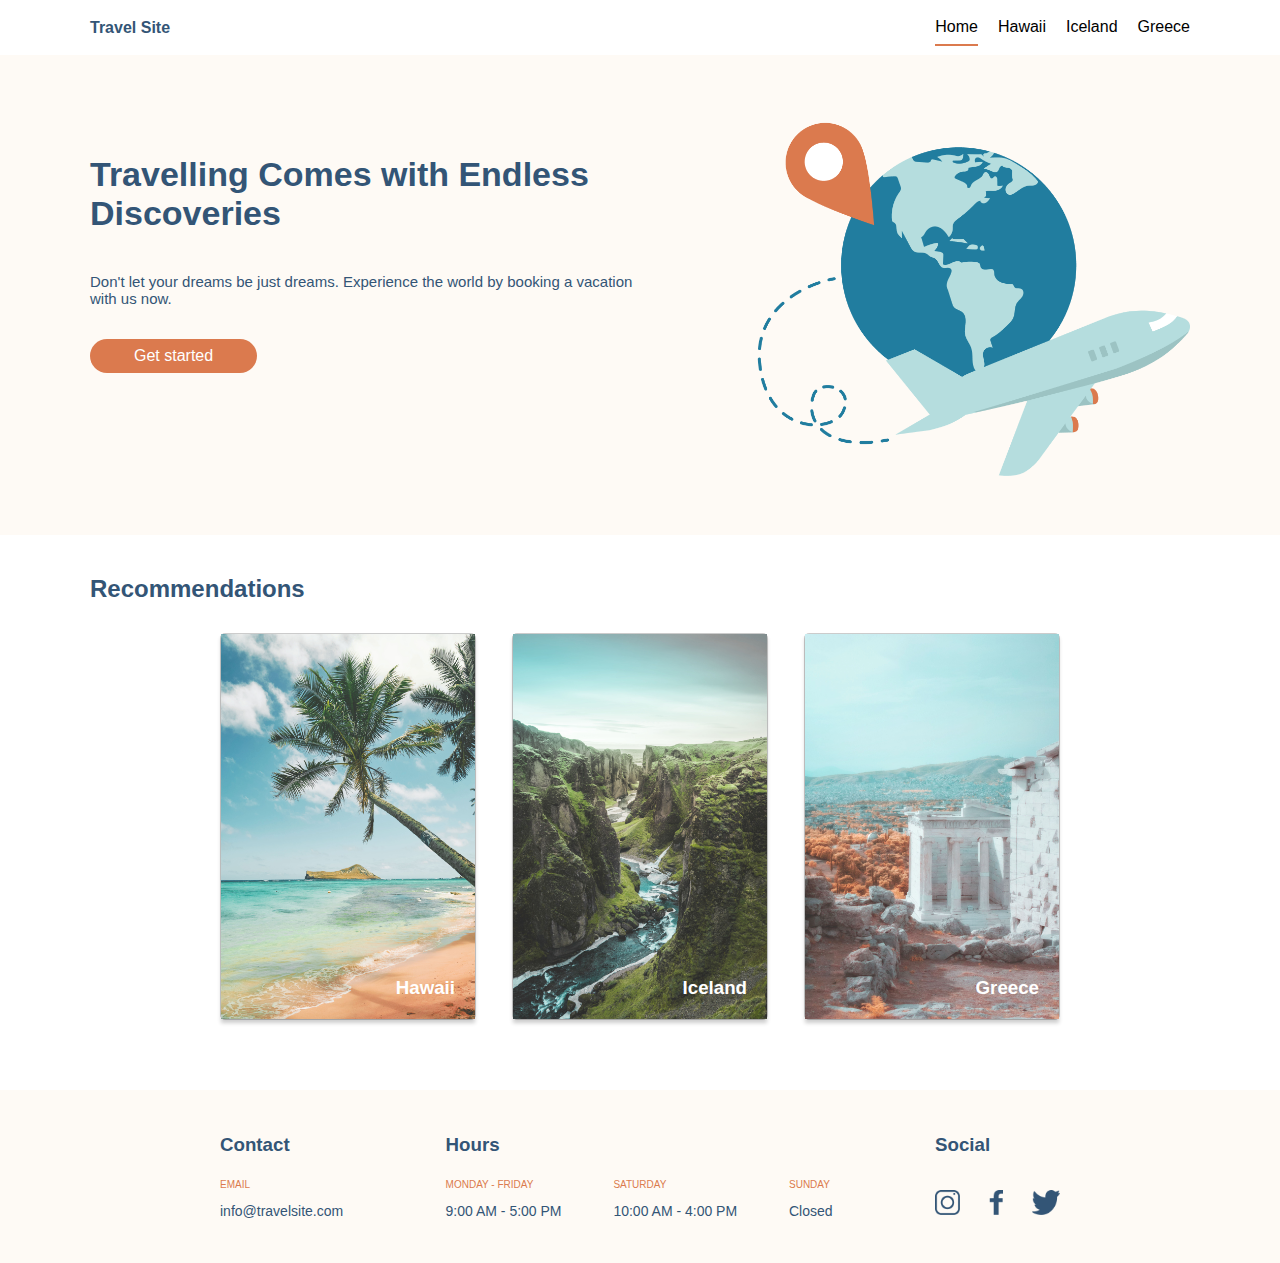
<file: index.html>
<!DOCTYPE html>
<html lang="en">
  <head>
    <meta charset="UTF-8" />
    <meta name="viewport" content="width=device-width, initial-scale=1.0" />
    <link rel="stylesheet" href="./css/global.css" />
    <link rel="stylesheet" href="./css/main.css" />
    <title>Travel Site</title>
  </head>
  <body>
    <header class="site-header">
      <a href="./index.html" class="site-header__logo">Travel Site</a>
      <nav class="main-nav">
        <ul class="main-nav__list">
          <li class="main-nav__item">
            <a href="./index.html" class="main-nav__link main-nav__link--active"
              >Home</a
            >
          </li>
          <li class="main-nav__item">
            <a href="./pages/hawaii.html" class="main-nav__link">Hawaii</a>
          </li>
          <li class="main-nav__item">
            <a href="./pages/iceland.html" class="main-nav__link">Iceland</a>
          </li>
          <li class="main-nav__item">
            <a href="./pages/greece.html" class="main-nav__link">Greece</a>
          </li>
        </ul>
      </nav>
    </header>
    <section class="hero-banner">
      <div class="hero-banner__left">
        <h1 class="hero-banner__title">
          Travelling Comes with Endless Discoveries
        </h1>
        <p class="hero-banner__text">
          Don't let your dreams be just dreams. Experience the world by booking
          a vacation with us now.
        </p>
        <a href="" class="hero-banner__link"> Get started </a>
      </div>
      <div class="hero-banner__right"></div>
    </section>
    <main class="site-main">
      <section class="recommendations">
        <h2 class="recommendations__title">Recommendations</h2>
        <div class="card-list card-list-recommendations__list">
          <a href="./pages/hawaii.html" class="card card-recommendations__link">
            <img src="./assets/images/hawaii.jpg" alt="" class="card__image" />
            <div class="card__overlay"></div>
            <h3 class="card__title">Hawaii</h3>
          </a>
          <a
            href="./pages/iceland.html"
            class="card card-recommendations__link"
          >
            <img src="./assets/images/iceland.jpg" alt="" class="card__image" />
            <div class="card__overlay"></div>
            <h3 class="card__title">Iceland</h3>
          </a>
          <a href="./pages/greece.html" class="card card-recommendations__link">
            <img src="./assets/images/greece.jpg" alt="" class="card__image" />
            <div class="card__overlay"></div>
            <h3 class="card__title">Greece</h3>
          </a>
        </div>
      </section>
    </main>
    <footer class="site-footer">
      <div class="footer-list">
        <address class="footer-item footer-item--big">
          <h3 class="footer-item__title">Contact</h3>
          <div class="footer-item footer-item--small">
            <h4 class="footer-item__subtitle">Email</h4>
            <p class="footer-item__text">info@travelsite.com</p>
          </div>
        </address>
        <address class="footer-item footer-item--big">
          <h3 class="footer-item__title">Hours</h3>
          <ul class="footer-item footer-item--row footer-item--hours">
            <li class="footer-item footer-item--small">
              <h4 class="footer-item__subtitle">Monday - Friday</h4>
              <p class="footer-item__text">9:00 AM - 5:00 PM</p>
            </li>
            <li class="footer-item footer-item--small">
              <h4 class="footer-item__subtitle">Saturday</h4>
              <p class="footer-item__text">10:00 AM - 4:00 PM</p>
            </li>
            <li class="footer-item footer-item--small">
              <h4 class="footer-item__subtitle">Sunday</h4>
              <p class="footer-item__text">Closed</p>
            </li>
          </ul>
        </address>
        <address class="footer-item footer-item--big">
          <h3 class="footer-item__title">Social</h3>
          <div class="footer-item footer-item--row footer-item--social">
            <a href="https://www.instagram.com" class="footer-item__link">
              <img
                src="./assets/images/icon-instagram.png"
                alt="instagram icon"
                class="footer-item__icon"
              />
            </a>
            <a href="https://www.facebook.com" class="footer-item__link">
              <img
                src="./assets/images/icon-facebook.png"
                alt="facebook icon"
                class="footer-item__icon"
              />
            </a>
            <a href="https://www.twitter.com" class="footer-item__link">
              <img
                src="./assets/images/icon-twitter.png"
                alt="twitter icon"
                class="footer-item__icon"
              />
            </a>
          </div>
        </address>
      </div>
    </footer>
  </body>
</html>
</file>
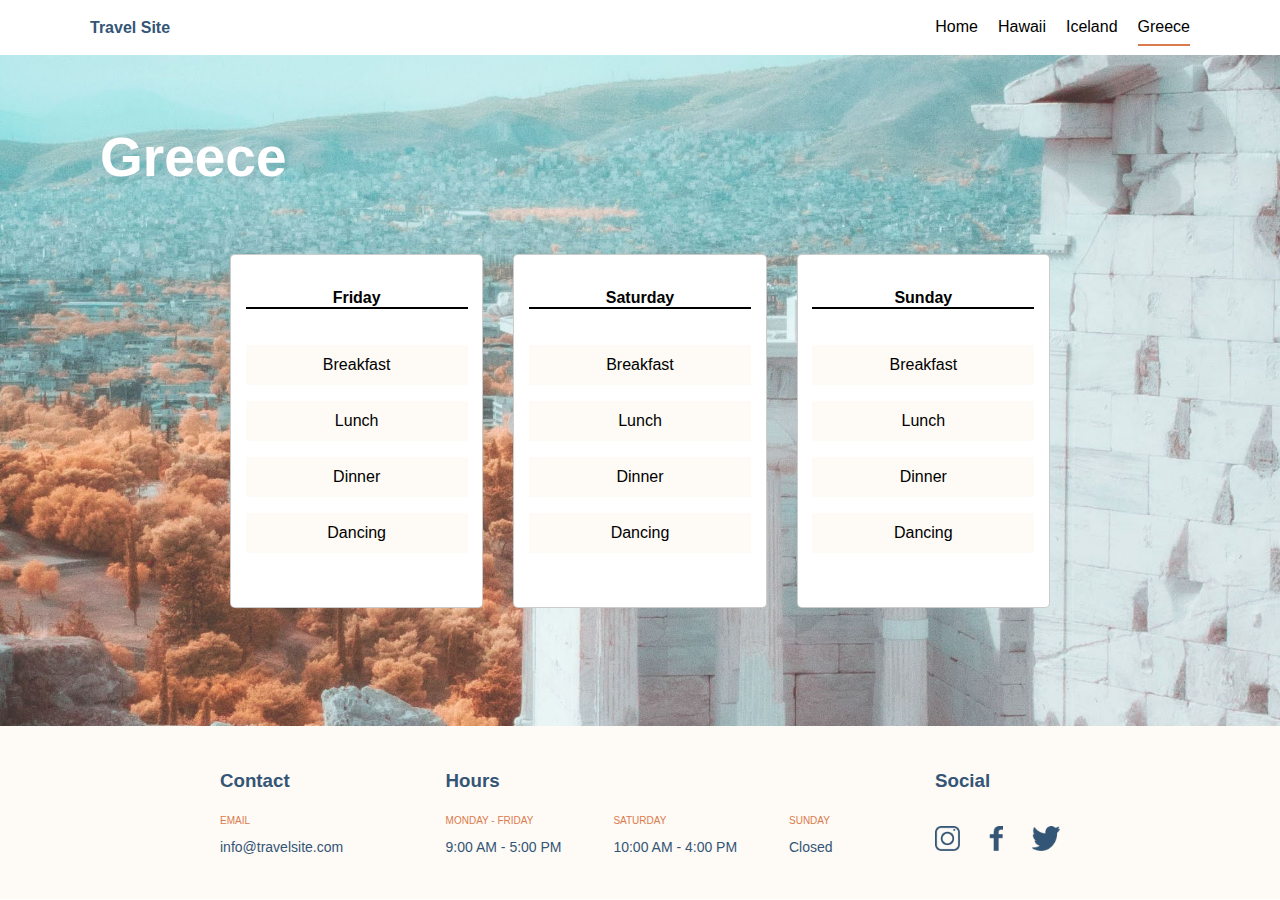
<file: pages/greece.html>
<!DOCTYPE html>
<html lang="en">
  <head>
    <meta charset="UTF-8" />
    <meta name="viewport" content="width=device-width, initial-scale=1.0" />
    <link rel="stylesheet" href="../css/global.css" />
    <link rel="stylesheet" href="../css/destinations.css" />
    <title>Travel Site</title>
  </head>
  <body>
    <header class="site-header">
      <a href="../index.html" class="site-header__logo">Travel Site</a>
      <nav class="main-nav">
        <ul class="main-nav__list">
          <li class="main-nav__item">
            <a href="../index.html" class="main-nav__link">Home</a>
          </li>
          <li class="main-nav__item">
            <a href="./hawaii.html" class="main-nav__link">Hawaii</a>
          </li>
          <li class="main-nav__item">
            <a href="./iceland.html" class="main-nav__link">Iceland</a>
          </li>
          <li class="main-nav__item">
            <a
              href="./greece.html"
              class="main-nav__link main-nav__link--active"
              >Greece</a
            >
          </li>
        </ul>
      </nav>
    </header>
    <main class="site-main">
      <section class="itinerary itinerary--greece">
        <h1 class="itinerary__title">Greece</h1>
        <div class="card-list card-list--itinerary">
          <div class="card card--itinerary">
            <h2 class="card__title card__title--activity">Friday</h2>
            <ul class="card__body">
              <li class="card__activity">Breakfast</li>
              <li class="card__activity">Lunch</li>
              <li class="card__activity">Dinner</li>
              <li class="card__activity">dancing</li>
            </ul>
          </div>
          <div class="card card--itinerary">
            <h2 class="card__title card__title--activity">Saturday</h2>
            <ul class="card__body">
              <li class="card__activity">Breakfast</li>
              <li class="card__activity">Lunch</li>
              <li class="card__activity">Dinner</li>
              <li class="card__activity">dancing</li>
            </ul>
          </div>
          <div class="card card--itinerary">
            <h2 class="card__title card__title--activity">Sunday</h2>
            <ul class="card__body">
              <li class="card__activity">Breakfast</li>
              <li class="card__activity">Lunch</li>
              <li class="card__activity">Dinner</li>
              <li class="card__activity">dancing</li>
            </ul>
          </div>
        </div>
      </section>
    </main>
    <footer class="site-footer">
      <div class="footer-list">
        <address class="footer-item footer-item--big">
          <h3 class="footer-item__title">Contact</h3>
          <div class="footer-item footer-item--small">
            <h4 class="footer-item__subtitle">Email</h4>
            <p class="footer-item__text">info@travelsite.com</p>
          </div>
        </address>
        <address class="footer-item footer-item--big">
          <h3 class="footer-item__title">Hours</h3>
          <ul class="footer-item footer-item--row footer-item--hours">
            <li class="footer-item footer-item--small">
              <h4 class="footer-item__subtitle">Monday - Friday</h4>
              <p class="footer-item__text">9:00 AM - 5:00 PM</p>
            </li>
            <li class="footer-item footer-item--small">
              <h4 class="footer-item__subtitle">Saturday</h4>
              <p class="footer-item__text">10:00 AM - 4:00 PM</p>
            </li>
            <li class="footer-item footer-item--small">
              <h4 class="footer-item__subtitle">Sunday</h4>
              <p class="footer-item__text">Closed</p>
            </li>
          </ul>
        </address>
        <address class="footer-item footer-item--big">
          <h3 class="footer-item__title">Social</h3>
          <div class="footer-item footer-item--row footer-item--social">
            <a href="https://www.instagram.com" class="footer-item__link">
              <img
                src="../assets/images/icon-instagram.png"
                alt="instagram icon"
                class="footer-item__icon"
              />
            </a>
            <a href="https://www.facebook.com" class="footer-item__link">
              <img
                src="../assets/images/icon-facebook.png"
                alt="facebook icon"
                class="footer-item__icon"
              />
            </a>
            <a href="https://www.twitter.com" class="footer-item__link">
              <img
                src="../assets/images/icon-twitter.png"
                alt="twitter icon"
                class="footer-item__icon"
              />
            </a>
          </div>
        </address>
      </div>
    </footer>
  </body>
</html>
</file>
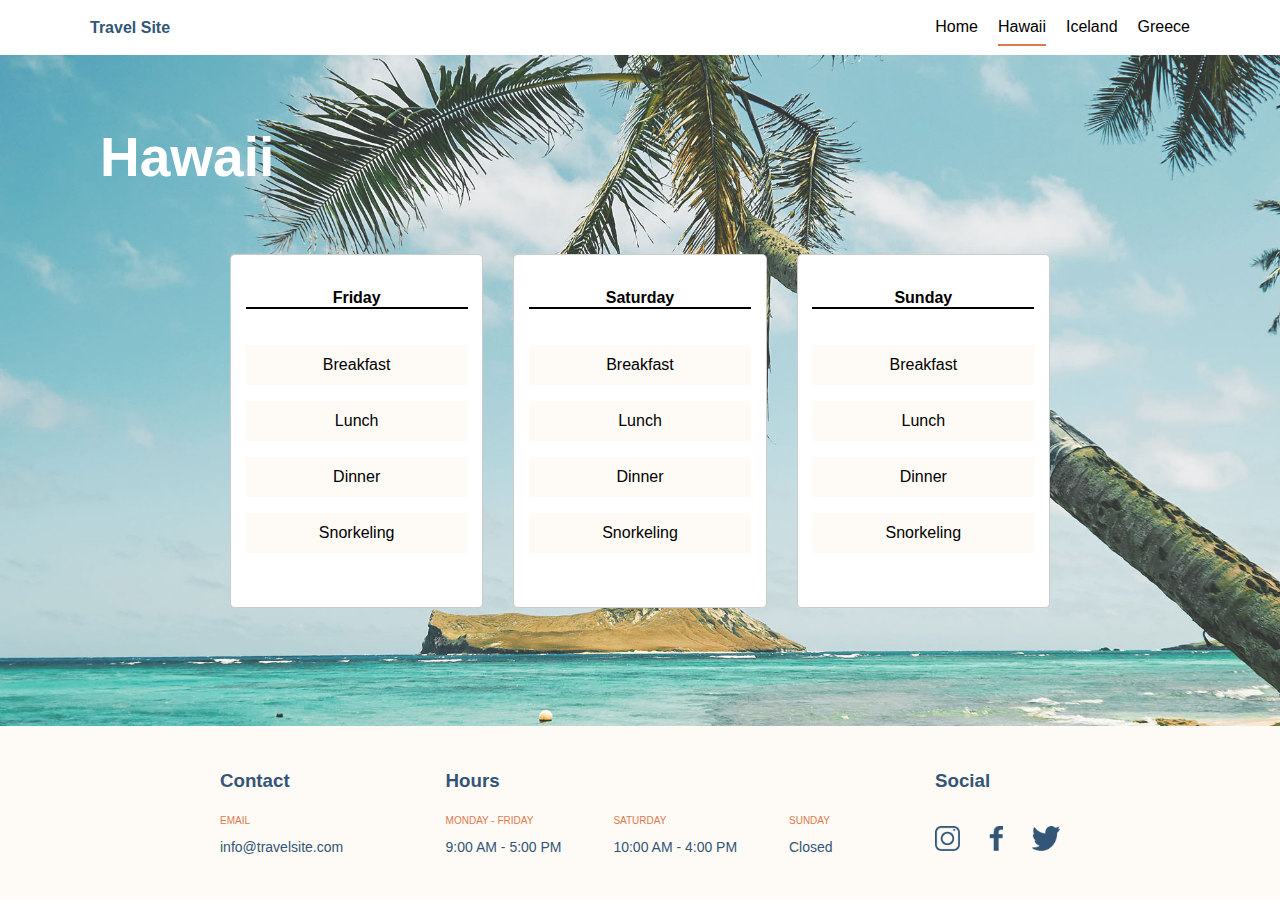
<file: pages/hawaii.html>
<!DOCTYPE html>
<html lang="en">
  <head>
    <meta charset="UTF-8" />
    <meta name="viewport" content="width=device-width, initial-scale=1.0" />
    <link rel="stylesheet" href="../css/global.css" />
    <link rel="stylesheet" href="../css/destinations.css" />
    <title>Travel Site</title>
  </head>
  <body>
    <header class="site-header">
      <a href="../index.html" class="site-header__logo">Travel Site</a>
      <nav class="main-nav">
        <ul class="main-nav__list">
          <li class="main-nav__item">
            <a href="../index.html" class="main-nav__link">Home</a>
          </li>
          <li class="main-nav__item">
            <a
              href="./hawaii.html"
              class="main-nav__link main-nav__link--active"
              >Hawaii</a
            >
          </li>
          <li class="main-nav__item">
            <a href="./iceland.html" class="main-nav__link">Iceland</a>
          </li>
          <li class="main-nav__item">
            <a href="./greece.html" class="main-nav__link">Greece</a>
          </li>
        </ul>
      </nav>
    </header>
    <main class="site-main">
      <section class="itinerary itinerary--hawaii">
        <h1 class="itinerary__title">Hawaii</h1>
        <div class="card-list card-list--itinerary">
          <div class="card card--itinerary">
            <h2 class="card__title card__title--activity">Friday</h2>
            <ul class="card__body">
              <li class="card__activity">Breakfast</li>
              <li class="card__activity">Lunch</li>
              <li class="card__activity">Dinner</li>
              <li class="card__activity">Snorkeling</li>
            </ul>
          </div>
          <div class="card card--itinerary">
            <h2 class="card__title card__title--activity">Saturday</h2>
            <ul class="card__body">
              <li class="card__activity">Breakfast</li>
              <li class="card__activity">Lunch</li>
              <li class="card__activity">Dinner</li>
              <li class="card__activity">Snorkeling</li>
            </ul>
          </div>
          <div class="card card--itinerary">
            <h2 class="card__title card__title--activity">Sunday</h2>
            <ul class="card__body">
              <li class="card__activity">Breakfast</li>
              <li class="card__activity">Lunch</li>
              <li class="card__activity">Dinner</li>
              <li class="card__activity">Snorkeling</li>
            </ul>
          </div>
        </div>
      </section>
    </main>
    <footer class="site-footer">
      <div class="footer-list">
        <address class="footer-item footer-item--big">
          <h3 class="footer-item__title">Contact</h3>
          <div class="footer-item footer-item--small">
            <h4 class="footer-item__subtitle">Email</h4>
            <p class="footer-item__text">info@travelsite.com</p>
          </div>
        </address>
        <address class="footer-item footer-item--big">
          <h3 class="footer-item__title">Hours</h3>
          <ul class="footer-item footer-item--row footer-item--hours">
            <li class="footer-item footer-item--small">
              <h4 class="footer-item__subtitle">Monday - Friday</h4>
              <p class="footer-item__text">9:00 AM - 5:00 PM</p>
            </li>
            <li class="footer-item footer-item--small">
              <h4 class="footer-item__subtitle">Saturday</h4>
              <p class="footer-item__text">10:00 AM - 4:00 PM</p>
            </li>
            <li class="footer-item footer-item--small">
              <h4 class="footer-item__subtitle">Sunday</h4>
              <p class="footer-item__text">Closed</p>
            </li>
          </ul>
        </address>
        <address class="footer-item footer-item--big">
          <h3 class="footer-item__title">Social</h3>
          <div class="footer-item footer-item--row footer-item--social">
            <a href="https://www.instagram.com" class="footer-item__link">
              <img
                src="./../assets/images/icon-instagram.png"
                alt="instagram icon"
                class="footer-item__icon"
              />
            </a>
            <a href="https://www.facebook.com" class="footer-item__link">
              <img
                src="./../assets/images/icon-facebook.png"
                alt="facebook icon"
                class="footer-item__icon"
              />
            </a>
            <a href="https://www.twitter.com" class="footer-item__link">
              <img
                src="./../assets/images/icon-twitter.png"
                alt="twitter icon"
                class="footer-item__icon"
              />
            </a>
          </div>
        </address>
      </div>
    </footer>
  </body>
</html>
</file>
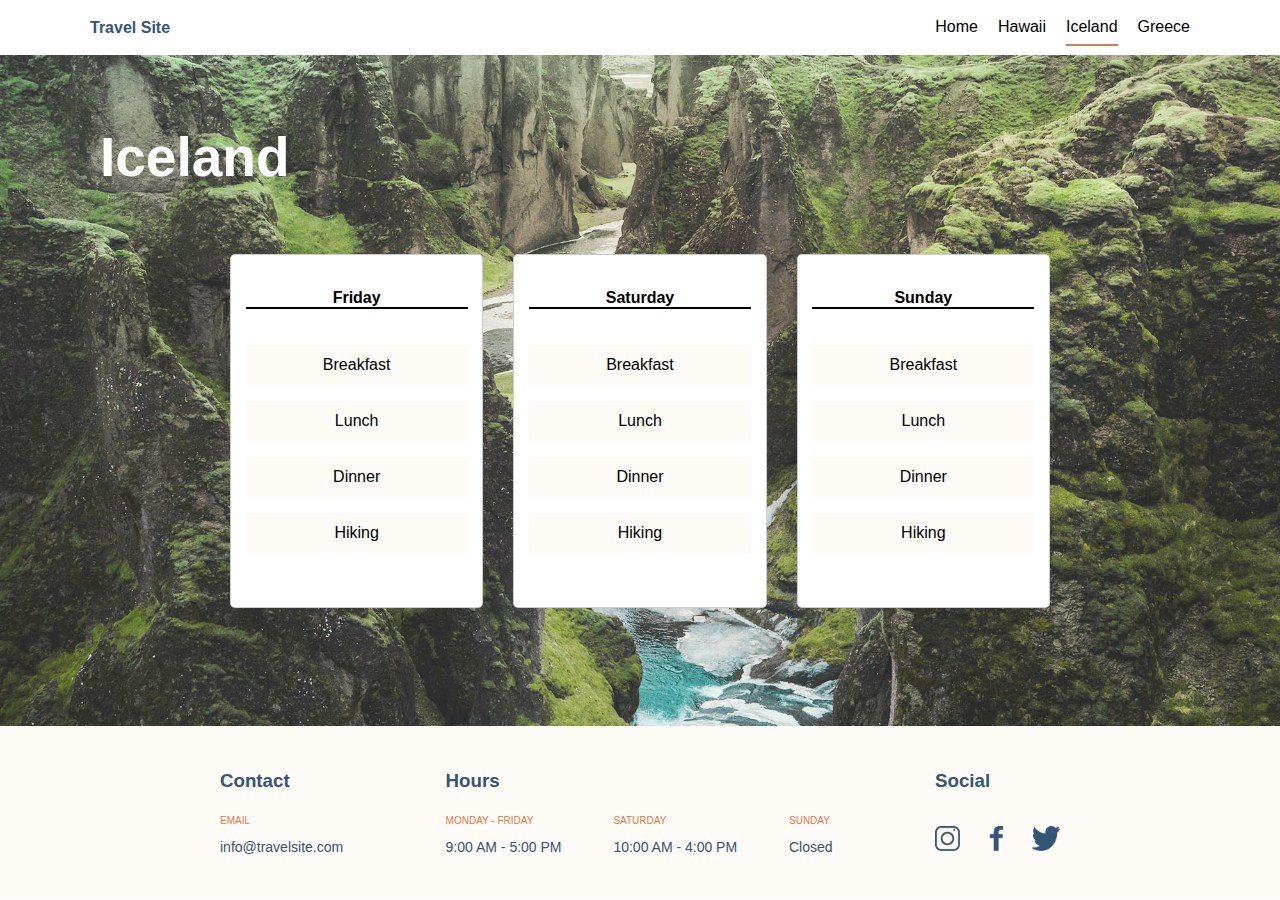
<file: pages/iceland.html>
<!DOCTYPE html>
<html lang="en">
  <head>
    <meta charset="UTF-8" />
    <meta name="viewport" content="width=device-width, initial-scale=1.0" />
    <link rel="stylesheet" href="../css/global.css" />
    <link rel="stylesheet" href="../css/destinations.css" />
    <title>Travel Site</title>
  </head>
  <body>
    <header class="site-header">
      <a href="../index.html" class="site-header__logo">Travel Site</a>
      <nav class="main-nav">
        <ul class="main-nav__list">
          <li class="main-nav__item">
            <a href="../index.html" class="main-nav__link">Home</a>
          </li>
          <li class="main-nav__item">
            <a href="./hawaii.html" class="main-nav__link">Hawaii</a>
          </li>
          <li class="main-nav__item">
            <a
              href="./iceland.html"
              class="main-nav__link main-nav__link--active"
              >Iceland</a
            >
          </li>
          <li class="main-nav__item">
            <a href="./greece.html" class="main-nav__link">Greece</a>
          </li>
        </ul>
      </nav>
    </header>
    <main class="site-main">
      <section class="itinerary itinerary--iceland">
        <h1 class="itinerary__title">Iceland</h1>
        <div class="card-list card-list--itinerary">
          <div class="card card--itinerary">
            <h2 class="card__title card__title--activity">Friday</h2>
            <ul class="card__body">
              <li class="card__activity">Breakfast</li>
              <li class="card__activity">Lunch</li>
              <li class="card__activity">Dinner</li>
              <li class="card__activity">hiking</li>
            </ul>
          </div>
          <div class="card card--itinerary">
            <h2 class="card__title card__title--activity">Saturday</h2>
            <ul class="card__body">
              <li class="card__activity">Breakfast</li>
              <li class="card__activity">Lunch</li>
              <li class="card__activity">Dinner</li>
              <li class="card__activity">hiking</li>
            </ul>
          </div>
          <div class="card card--itinerary">
            <h2 class="card__title card__title--activity">Sunday</h2>
            <ul class="card__body">
              <li class="card__activity">Breakfast</li>
              <li class="card__activity">Lunch</li>
              <li class="card__activity">Dinner</li>
              <li class="card__activity">hiking</li>
            </ul>
          </div>
        </div>
      </section>
    </main>
    <footer class="site-footer">
      <div class="footer-list">
        <address class="footer-item footer-item--big">
          <h3 class="footer-item__title">Contact</h3>
          <div class="footer-item footer-item--small">
            <h4 class="footer-item__subtitle">Email</h4>
            <p class="footer-item__text">info@travelsite.com</p>
          </div>
        </address>
        <address class="footer-item footer-item--big">
          <h3 class="footer-item__title">Hours</h3>
          <ul class="footer-item footer-item--row footer-item--hours">
            <li class="footer-item footer-item--small">
              <h4 class="footer-item__subtitle">Monday - Friday</h4>
              <p class="footer-item__text">9:00 AM - 5:00 PM</p>
            </li>
            <li class="footer-item footer-item--small">
              <h4 class="footer-item__subtitle">Saturday</h4>
              <p class="footer-item__text">10:00 AM - 4:00 PM</p>
            </li>
            <li class="footer-item footer-item--small">
              <h4 class="footer-item__subtitle">Sunday</h4>
              <p class="footer-item__text">Closed</p>
            </li>
          </ul>
        </address>
        <address class="footer-item footer-item--big">
          <h3 class="footer-item__title">Social</h3>
          <div class="footer-item footer-item--row footer-item--social">
            <a href="https://www.instagram.com" class="footer-item__link">
              <img
                src="../assets/images/icon-instagram.png"
                alt="instagram icon"
                class="footer-item__icon"
              />
            </a>
            <a href="https://www.facebook.com" class="footer-item__link">
              <img
                src="../assets/images/icon-facebook.png"
                alt="facebook icon"
                class="footer-item__icon"
              />
            </a>
            <a href="https://www.twitter.com" class="footer-item__link">
              <img
                src="../assets/images/icon-twitter.png"
                alt="twitter icon"
                class="footer-item__icon"
              />
            </a>
          </div>
        </address>
      </div>
    </footer>
  </body>
</html>
</file>
<file: css/global.css>
* {
  box-sizing: border-box;
  margin: 0;
  padding: 0;
}
body {
  font-family: Verdana, Geneva, Tahoma, sans-serif;
}
a {
  text-decoration: none;
  display: inline-block;
}
ul,
li {
  list-style: none;
}

address {
  font-style: normal;
}

.site-header {
  display: flex;
  justify-content: space-between;
  align-items: center;
  background-color: #ffffff;
  position: fixed;
  top: 0;
  width: 100%;
  height: 3.4375rem;
  z-index: 2;
}

.site-header__logo {
  color: #335576;
  font-weight: bold;
}

.main-nav__list {
  display: flex;
}

.main-nav__link {
  padding: 0.5rem 0;
  margin-left: 1.25rem;
  color: black;
}

.main-nav__link--active {
  border-bottom: 0.125rem solid #db7a4e;
}

.site-header,
.hero-banner,
.site-footer {
  padding: 0 5.625rem;
}

.site-main {
  display: flex;
  justify-content: center;
}

.site-footer {
  background: #fefaf5;
}

.footer-list {
  padding: 2.75rem 8.125rem;
  display: flex;
  justify-content: space-between;
  flex-wrap: wrap;
}
.footer-item {
  display: flex;
  flex-direction: column;
  justify-content: space-between;
  flex-shrink: 0;
}

.footer-item--big {
  height: 5.3125rem;
}
.footer-item--small {
  height: 2.5rem;
}
.footer-item--row {
  flex-direction: row;
}
.footer-item__title {
  color: #335576;
}
.footer-item__subtitle {
  color: #db7a4e;
  font-size: 0.625rem;
  font-weight: normal;
  text-transform: uppercase;
}
.footer-item__text {
  color: #335576;
  font-size: 0.875rem;
}

.footer-item--hours {
  width: 24.1875rem;
}
.footer-item--social {
  width: 7.8125rem;
}

.footer-item__icon {
  height: 1.5625rem;
}

.card-list {
  display: flex;
  justify-content: space-between;
  flex-wrap: wrap;
}
.card {
  display: block;
  border: 1px solid rgba(0, 0, 0, 0.2);
  border-radius: 5px;
  flex-grow: 1;
  flex-shrink: 0;
}
</file>
<file: css/main.css>
.hero-banner {
  background-color: #fefaf5;
  margin-top: 3.4375rem;
  display: flex;
  justify-content: space-between;
  flex-wrap: wrap;
}
.hero-banner__left {
  width: 34.6875rem;
  color: #335576;
  /* flex-grow: 0; */
}
.hero-banner__title {
  font-size: 2.125rem;
  padding-bottom: 2.5rem;
  padding-top: 6.25rem;
}

.hero-banner__text {
  font-size: 0.9375rem;
}
.hero-banner__link {
  background-color: #db7a4e;
  color: white;
  padding: 0.5rem 2.75rem;
  border-radius: 1.375rem;
  margin-top: 2rem;
}
.hero-banner__right {
  width: 27.0625rem;
  height: 30rem;
  flex-shrink: 0;
  background: center / contain no-repeat url("../assets/images/hero.png");
}
.recommendations {
  padding: 0 5.625rem;
}
.recommendations__title {
  padding-top: 2.5rem;
  color: #335576;
}

.card-list-recommendations__list {
  padding: 1.875rem 8.125rem 4.375rem;
  gap: 36px;
}

.card-recommendations__link {
  position: relative;
  flex-basis: 255px;
}

.card__image {
  display: inline-block;
  width: 100%;
  height: 100%;
  box-shadow: 0 4px 4px rgba(0, 0, 0, 0.2);
}

.card__overlay {
  opacity: 0;
  position: absolute;
  top: 0;
  left: 0;
  width: 100%;
  height: 100%;
  background-color: rgba(33, 55, 75, 0.5);
  z-index: 1;
}

.card__overlay:hover {
  opacity: 1;
}

.card__title {
  color: white;
  position: absolute;
  right: 1.25rem;
  bottom: 1.25rem;
}
</file>
<file: css/destinations.css>
.itinerary {
  width: 100%;
  padding: 0 5.625rem;
  margin-top: 3.4375rem;
}

.itinerary--hawaii {
  background: center / cover no-repeat url("../assets/images/hawaii.jpg");
}
.itinerary--iceland {
  background: center / cover no-repeat url("../assets/images/iceland.jpg");
}
.itinerary--greece {
  background: center / cover no-repeat url("../assets/images/greece.jpg");
}
.itinerary__title {
  padding: 4.375rem 0 4.0625rem 0.625rem;
  color: white;
  font-size: 55px;
}

.card-list--itinerary {
  padding: 0 8.75rem 7.375rem 8.75rem;
  gap: 30px;
}

.card--itinerary {
  text-align: center;
  background: white;
  display: flex;
  height: 22.125rem;
  flex-direction: column;
  align-items: center;
  text-transform: capitalize;
  flex-basis: 250px;
  padding: 14px;
}

.card__title--activity {
  border-bottom: 2px solid black;
  margin-bottom: 1.25rem;
  padding-top: 1.25rem;
  font-size: 1rem;
  width: 222px;
}

.card__activity {
  margin-top: 1rem;
  background: #fefaf5;
  height: 2.5rem;
  width: 222px;
  display: flex;
  flex-direction: column;
  align-items: center;
  justify-content: center;
}
</file>
